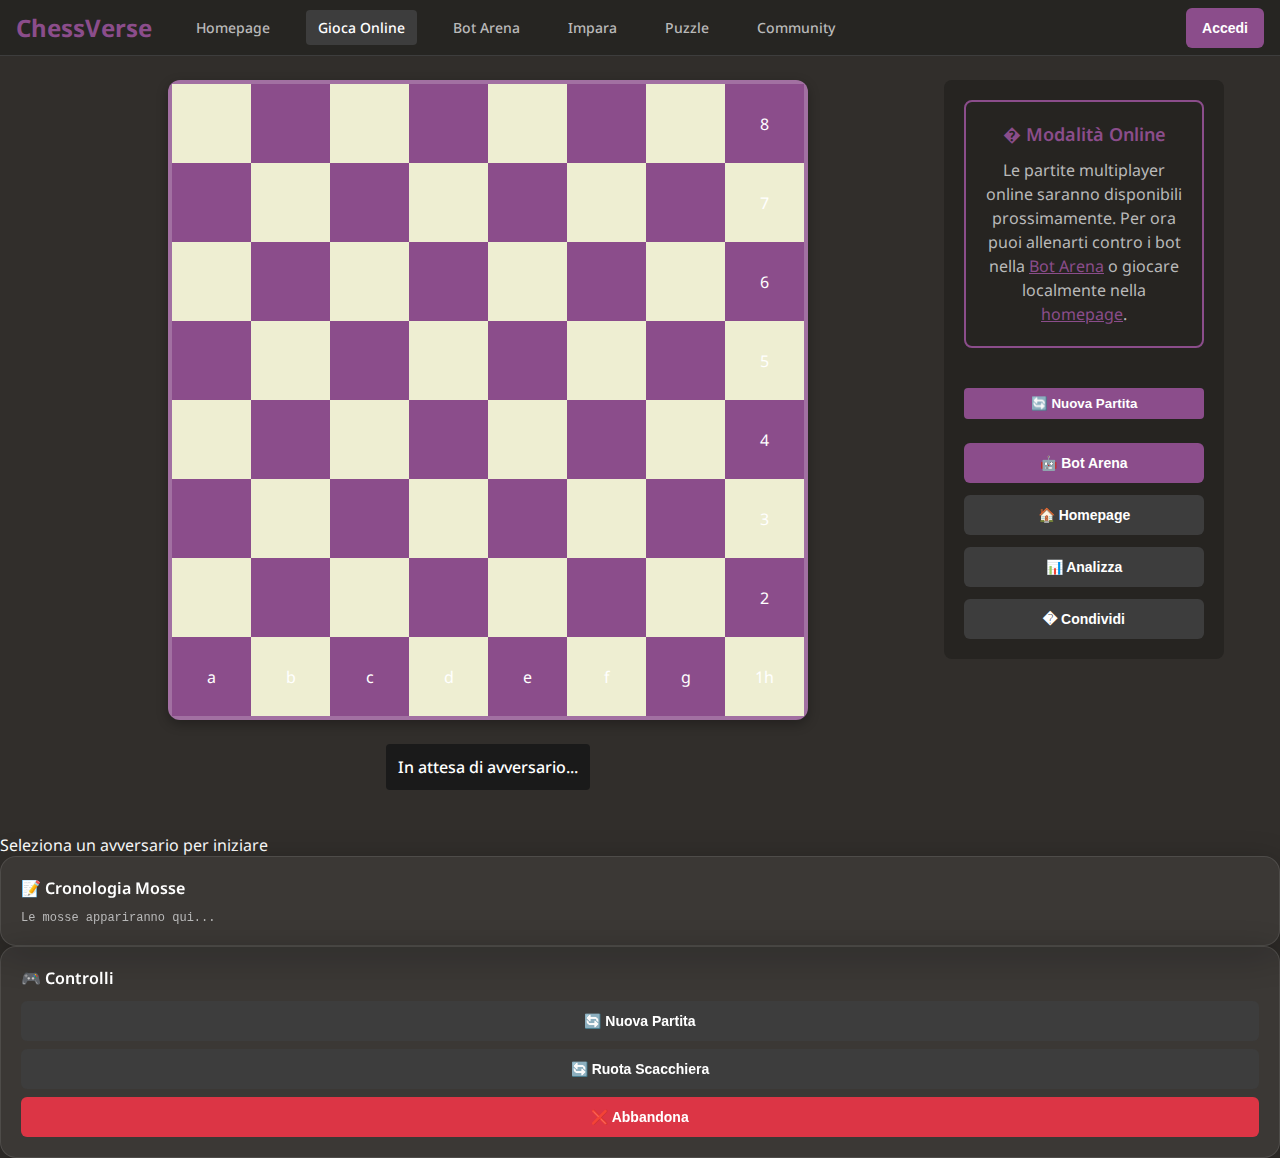
<file: src/main/resources/templates/play_old.html>
<!DOCTYPE html>
<html lang="it">
<head>
    <meta charset="UTF-8">
    <title>ChessVerse - Play Online</title>
    <link href="https://fonts.googleapis.com/css2?family=Noto+Sans:wght@400;500;600;700&display=swap" rel="stylesheet">
    <style>
        * {
            margin: 0;
            padding: 0;
            box-sizing: border-box;
        }
        
        body {
            font-family: 'Noto Sans', -apple-system, BlinkMacSystemFont, sans-serif;
            background: #312e2b;
            color: #ffffff;
            overflow-x: hidden;
        }
        
        .header {
            background: #262522;
            border-bottom: 1px solid #3d3d3d;
            padding: 0;
            height: 56px;
            display: flex;
            align-items: center;
            justify-content: space-between;
            position: sticky;
            top: 0;
            z-index: 100;
        }
        
        .header-left {
            display: flex;
            align-items: center;
            gap: 32px;
            padding-left: 16px;
        }
        
        .logo {
            font-size: 24px;
            font-weight: 700;
            color: #8b4d8b;
            text-decoration: none;
        }
        
        .nav-links {
            display: flex;
            gap: 24px;
        }
        
        .nav-links a {
            color: #b9b9b9;
            text-decoration: none;
            font-weight: 500;
            font-size: 14px;
            padding: 8px 12px;
            border-radius: 4px;
            transition: all 0.2s;
        }
        
        .nav-links a:hover {
            color: #ffffff;
            background: #3d3d3d;
        }
        
        .header-right {
            padding-right: 16px;
        }

        .main-container {
            max-width: 1200px;
            margin: 0 auto;
            padding: 24px 16px;
            display: flex;
            gap: 24px;
        }
        
        .game-area {
            flex: 1;
            display: flex;
            flex-direction: column;
            align-items: center;
        }
        
        .board-container {
            position: relative;
            margin-bottom: 24px;
        }

        .chessboard {
            width: 640px;
            height: 640px;
            border: 4px solid rgba(255, 255, 255, 0.2);
            border-radius: 12px;
            display: grid;
            grid-template-columns: repeat(8, 1fr);
            grid-template-rows: repeat(8, 1fr);
            background: #8b4d8b;
            box-shadow: 0 4px 12px rgba(0, 0, 0, 0.3);
        }

        .square {
            position: relative;
            display: flex;
            align-items: center;
            justify-content: center;
            cursor: pointer;
            user-select: none;
        }
        
        .square.light {
            background: #eeeed2;
        }
        
        .square.dark {
            background: #8b4d8b;
        }
        
        .square.highlight {
            background: #f7f769 !important;
        }
        
        .square.possible-move {
            background: rgba(255, 255, 0, 0.3) !important;
        }
        
        .square.selected {
            background: #f7f769 !important;
            box-shadow: inset 0 0 0 3px #f7f769;
        }

        .piece {
            width: 85%;
            height: 85%;
            background-size: contain;
            background-repeat: no-repeat;
            background-position: center;
            cursor: grab;
            transition: transform 0.1s;
            z-index: 10;
        }
        
        .piece:hover {
            transform: scale(1.1);
        }
        
        .piece.dragging {
            cursor: grabbing;
            transform: scale(1.2);
            z-index: 1000;
            pointer-events: none;
        }
        
        /* Pezzi bianchi */
        .piece.white.king { 
            background-image: url("data:image/svg+xml,%3csvg xmlns='http://www.w3.org/2000/svg' viewBox='0 0 45 45'%3e%3cg fill='%23fff' fill-rule='evenodd' stroke='%23000' stroke-width='1.5' stroke-linecap='round' stroke-linejoin='round'%3e%3cpath d='M22.5 11.63V6'/%3e%3cpath d='M20 8h5' stroke-linecap='butt'/%3e%3cpath d='M22.5 25s4.5-7.5 3-10.5c0 0-1-2.5-3-2.5s-3 2.5-3 2.5c-1.5 3 3 10.5 3 10.5' fill='%23fff' stroke-linecap='butt' stroke-linejoin='miter'/%3e%3cpath d='M11.5 37c5.5 3.5 15.5 3.5 21 0v-7s9-4.5 6-10.5c-4-6.5-13.5-3.5-16 4V27v-3.5c-3.5-7.5-13-10.5-16-4-3 6 5 10 5 10V37z' fill='%23fff'/%3e%3cpath d='M11.5 30c5.5-3 15.5-3 21 0m-21 3.5c5.5-3 15.5-3 21 0m-21 3.5c5.5-3 15.5-3 21 0' stroke='%23000'/%3e%3c/g%3e%3c/svg%3e");
        }
        .piece.white.queen { background-image: url("data:image/svg+xml,%3csvg xmlns='http://www.w3.org/2000/svg' viewBox='0 0 45 45'%3e%3cg fill='%23fff' fill-rule='evenodd' stroke='%23000' stroke-width='1.5' stroke-linecap='round' stroke-linejoin='round'%3e%3cpath d='M8 12a2 2 0 1 1-4 0 2 2 0 1 1 4 0zM24.5 7.5a2 2 0 1 1-4 0 2 2 0 1 1 4 0zM41 12a2 2 0 1 1-4 0 2 2 0 1 1 4 0zM16 8.5a2 2 0 1 1-4 0 2 2 0 1 1 4 0zM33 9a2 2 0 1 1-4 0 2 2 0 1 1 4 0z'/%3e%3cpath d='M9 26c8.5-1.5 21-1.5 27 0l2-12-7 11V11l-5.5 13.5-3-15-3 15-5.5-13.5V25L7 14l2 12z' stroke-linecap='butt'/%3e%3cpath d='M9 26c0 2 1.5 2 2.5 4 1 1.5 1 1 .5 3.5-1.5 1-1.5 2.5-1.5 2.5-1.5 1.5.5 2.5.5 2.5 6.5 1 16.5 1 23 0 0 0 1.5-1 0-2.5 0 0 .5-1.5-1-2.5-.5-2.5-.5-2 .5-3.5 1-2 2.5-2 2.5-4-8.5-1.5-18.5-1.5-27 0z' stroke-linecap='butt'/%3e%3cpath d='M11.5 30c3.5-1 18.5-1 22 0M12 33.5c6-1 15-1 21 0' fill='none'/%3e%3c/g%3e%3c/svg%3e"); }
        .piece.white.rook { background-image: url("data:image/svg+xml,%3csvg xmlns='http://www.w3.org/2000/svg' viewBox='0 0 45 45'%3e%3cg fill='%23fff' fill-rule='evenodd' stroke='%23000' stroke-width='1.5' stroke-linecap='round' stroke-linejoin='round'%3e%3cpath d='M9 39h27v-3H9v3zM12 36v-4h21v4H12zM11 14V9h4v2h5V9h5v2h5V9h4v5' stroke-linecap='butt'/%3e%3cpath d='M34 14l-3 3H14l-3-3'/%3e%3cpath d='M31 17v12.5H14V17' stroke-linecap='butt' stroke-linejoin='miter'/%3e%3cpath d='M31 29.5l1.5 2.5h-20l1.5-2.5'/%3e%3cpath d='M11 14h23' fill='none' stroke-linejoin='miter'/%3e%3c/g%3e%3c/svg%3e"); }
        .piece.white.bishop { background-image: url("data:image/svg+xml,%3csvg xmlns='http://www.w3.org/2000/svg' viewBox='0 0 45 45'%3e%3cg fill='none' fill-rule='evenodd' stroke='%23000' stroke-width='1.5' stroke-linecap='round' stroke-linejoin='round'%3e%3cg fill='%23fff' stroke-linecap='butt'%3e%3cpath d='M9 36c3.39-.97 10.11.43 13.5-2 3.39 2.43 10.11 1.03 13.5 2 0 0 1.65.54 3 2-.68.97-1.65.99-3 .5-3.39-.97-10.11.46-13.5-1-3.39 1.46-10.11.03-13.5 1-1.354.49-2.323.47-3-.5 1.354-1.94 3-2 3-2zM15 32c2.5 2.5 12.5 2.5 15 0 .5-1.5 0-2 0-2 0-2.5-2.5-4-2.5-4 5.5-1.5 6-11.5-5-15.5-11 4-10.5 14-5 15.5 0 0-2.5 1.5-2.5 4 0 0-.5.5 0 2zM25 8a2.5 2.5 0 1 1-5 0 2.5 2.5 0 1 1 5 0z'/%3e%3c/g%3e%3cpath d='M17.5 26h10M15 30h15m-7.5-14.5v5M20 18h5' stroke-linejoin='miter'/%3e%3c/g%3e%3c/svg%3e"); }
        .piece.white.knight { background-image: url("data:image/svg+xml,%3csvg xmlns='http://www.w3.org/2000/svg' viewBox='0 0 45 45'%3e%3cg fill='none' fill-rule='evenodd' stroke='%23000' stroke-width='1.5' stroke-linecap='round' stroke-linejoin='round'%3e%3cpath d='M22 10c10.5 1 16.5 8 16 29H15c0-9 10-6.5 8-21' fill='%23fff'/%3e%3cpath d='M24 18c.38 2.91-5.55 7.37-8 9-3 2-2.82 4.34-5 4-1.042-.94 1.41-3.04 0-3-1 0 .19 1.23-1 2-1 0-4.003 1-4-4 0-2 6-12 6-12s1.89-1.9 2-3.5c-.73-.994-.5-2-.5-3 1-1 3 2.5 3 2.5h2s.78-1.992 2.5-3c1 0 1 3 1 3' fill='%23fff'/%3e%3cpath d='M9.5 25.5a.5.5 0 1 1-1 0 .5.5 0 1 1 1 0zM14.933 15.75a.5 1.5 30 1 1-.866-.5.5 1.5 30 1 1 .866.5z' fill='%23000'/%3e%3c/g%3e%3c/svg%3e"); }
        .piece.white.pawn { background-image: url("data:image/svg+xml,%3csvg xmlns='http://www.w3.org/2000/svg' viewBox='0 0 45 45'%3e%3cpath d='M22.5 9c-2.21 0-4 1.79-4 4 0 .89.29 1.71.78 2.38C17.33 16.5 16 18.59 16 21c0 2.03.94 3.84 2.41 5.03-3 1.06-7.41 5.55-7.41 13.47h23c0-7.92-4.41-12.41-7.41-13.47 1.47-1.19 2.41-3 2.41-5.03 0-2.41-1.33-4.5-3.28-5.62.49-.67.78-1.49.78-2.38 0-2.21-1.79-4-4-4z' fill='%23fff' stroke='%23000' stroke-width='1.5' stroke-linecap='round'/%3e%3c/svg%3e"); }
        
        /* Pezzi neri */
        .piece.black.king { 
            background-image: url("data:image/svg+xml,%3csvg xmlns='http://www.w3.org/2000/svg' viewBox='0 0 45 45'%3e%3cg fill='%23000' fill-rule='evenodd' stroke='%23000' stroke-width='1.5' stroke-linecap='round' stroke-linejoin='round'%3e%3cpath d='M22.5 11.63V6' stroke='%23000'/%3e%3cpath d='M22.5 25s4.5-7.5 3-10.5c0 0-1-2.5-3-2.5s-3 2.5-3 2.5c-1.5 3 3 10.5 3 10.5' fill='%23000' stroke-linecap='butt' stroke-linejoin='miter'/%3e%3cpath d='M11.5 37c5.5 3.5 15.5 3.5 21 0v-7s9-4.5 6-10.5c-4-6.5-13.5-3.5-16 4V27v-3.5c-3.5-7.5-13-10.5-16-4-3 6 5 10 5 10V37z' fill='%23000'/%3e%3cpath d='M20 8h5' stroke='%23000' stroke-linecap='butt'/%3e%3cpath d='M32 29.5s8.5-4 6.03-9.65C34.15 14 25 18 22.5 24.5l.01 2.1-.01-2.1C20 18 9.906 14 6.997 19.85c-2.497 5.65 4.853 9 6.853 9.65' stroke='%23fff'/%3e%3cpath d='M11.5 30c5.5-3 15.5-3 21 0m-21 3.5c5.5-3 15.5-3 21 0m-21 3.5c5.5-3 15.5-3 21 0' stroke='%23fff'/%3e%3c/g%3e%3c/svg%3e");
        }
        .piece.black.queen { background-image: url("data:image/svg+xml,%3csvg xmlns='http://www.w3.org/2000/svg' viewBox='0 0 45 45'%3e%3cg fill='%23000' fill-rule='evenodd' stroke='%23000' stroke-width='1.5' stroke-linecap='round' stroke-linejoin='round'%3e%3cpath d='M8 12a2 2 0 1 1-4 0 2 2 0 1 1 4 0zM24.5 7.5a2 2 0 1 1-4 0 2 2 0 1 1 4 0zM41 12a2 2 0 1 1-4 0 2 2 0 1 1 4 0zM16 8.5a2 2 0 1 1-4 0 2 2 0 1 1 4 0zM33 9a2 2 0 1 1-4 0 2 2 0 1 1 4 0z'/%3e%3cpath d='M9 26c8.5-1.5 21-1.5 27 0l2-12-7 11V11l-5.5 13.5-3-15-3 15-5.5-13.5V25L7 14l2 12z' stroke-linecap='butt'/%3e%3cpath d='M9 26c0 2 1.5 2 2.5 4 1 1.5 1 1 .5 3.5-1.5 1-1.5 2.5-1.5 2.5-1.5 1.5.5 2.5.5 2.5 6.5 1 16.5 1 23 0 0 0 1.5-1 0-2.5 0 0 .5-1.5-1-2.5-.5-2.5-.5-2 .5-3.5 1-2 2.5-2 2.5-4-8.5-1.5-18.5-1.5-27 0z' stroke-linecap='butt'/%3e%3cpath d='M11.5 30c3.5-1 18.5-1 22 0M12 33.5c6-1 15-1 21 0' fill='none' stroke='%23fff'/%3e%3c/g%3e%3c/svg%3e"); }
        .piece.black.rook { background-image: url("data:image/svg+xml,%3csvg xmlns='http://www.w3.org/2000/svg' viewBox='0 0 45 45'%3e%3cg fill='%23000' fill-rule='evenodd' stroke='%23000' stroke-width='1.5' stroke-linecap='round' stroke-linejoin='round'%3e%3cpath d='M9 39h27v-3H9v3zM12.5 32l1.5-2.5h17l1.5 2.5h-20zM12 36v-4h21v4H12z' stroke-linecap='butt'/%3e%3cpath d='M14 29.5v-13h17v13H14z' stroke-linecap='butt' stroke-linejoin='miter'/%3e%3cpath d='M14 16.5L11 14h23l-3 2.5H14zM11 14V9h4v2h5V9h5v2h5V9h4v5H11z' stroke-linecap='butt'/%3e%3cpath d='M12 35.5h21M13 31.5h19M14 29.5h17M14 16.5h17M11 14h23' fill='none' stroke='%23fff' stroke-width='1' stroke-linejoin='miter'/%3e%3c/g%3e%3c/svg%3e"); }
        .piece.black.bishop { background-image: url("data:image/svg+xml,%3csvg xmlns='http://www.w3.org/2000/svg' viewBox='0 0 45 45'%3e%3cg fill='none' fill-rule='evenodd' stroke='%23000' stroke-width='1.5' stroke-linecap='round' stroke-linejoin='round'%3e%3cg fill='%23000' stroke-linecap='butt'%3e%3cpath d='M9 36c3.39-.97 10.11.43 13.5-2 3.39 2.43 10.11 1.03 13.5 2 0 0 1.65.54 3 2-.68.97-1.65.99-3 .5-3.39-.97-10.11.46-13.5-1-3.39 1.46-10.11.03-13.5 1-1.354.49-2.323.47-3-.5 1.354-1.94 3-2 3-2zM15 32c2.5 2.5 12.5 2.5 15 0 .5-1.5 0-2 0-2 0-2.5-2.5-4-2.5-4 5.5-1.5 6-11.5-5-15.5-11 4-10.5 14-5 15.5 0 0-2.5 1.5-2.5 4 0 0-.5.5 0 2zM25 8a2.5 2.5 0 1 1-5 0 2.5 2.5 0 1 1 5 0z'/%3e%3c/g%3e%3cpath d='M17.5 26h10M15 30h15m-7.5-14.5v5M20 18h5' stroke='%23fff' stroke-linejoin='miter'/%3e%3c/g%3e%3c/svg%3e"); }
        .piece.black.knight { background-image: url("data:image/svg+xml,%3csvg xmlns='http://www.w3.org/2000/svg' viewBox='0 0 45 45'%3e%3cg fill='none' fill-rule='evenodd' stroke='%23000' stroke-width='1.5' stroke-linecap='round' stroke-linejoin='round'%3e%3cpath d='M22 10c10.5 1 16.5 8 16 29H15c0-9 10-6.5 8-21' fill='%23000'/%3e%3cpath d='M24 18c.38 2.91-5.55 7.37-8 9-3 2-2.82 4.34-5 4-1.042-.94 1.41-3.04 0-3-1 0 .19 1.23-1 2-1 0-4.003 1-4-4 0-2 6-12 6-12s1.89-1.9 2-3.5c-.73-.994-.5-2-.5-3 1-1 3 2.5 3 2.5h2s.78-1.992 2.5-3c1 0 1 3 1 3' fill='%23000'/%3e%3cpath d='M9.5 25.5a.5.5 0 1 1-1 0 .5.5 0 1 1 1 0zM14.933 15.75a.5 1.5 30 1 1-.866-.5.5 1.5 30 1 1 .866.5z' fill='%23fff' stroke='%23fff'/%3e%3cpath d='M24.55 10.4l-.45 1.45.5.15c3.15 1 5.65 2.49 7.9 6.75S35.75 29.06 35.25 39l-.05.5h2.25l.05-.5c.5-10.06-.88-16.85-3.25-21.34-2.37-4.49-5.79-6.64-9.19-7.16l-.51-.1z' fill='%23fff' stroke='none'/%3e%3c/g%3e%3c/svg%3e"); }
        .piece.black.pawn { background-image: url("data:image/svg+xml,%3csvg xmlns='http://www.w3.org/2000/svg' viewBox='0 0 45 45'%3e%3cpath d='M22.5 9c-2.21 0-4 1.79-4 4 0 .89.29 1.71.78 2.38C17.33 16.5 16 18.59 16 21c0 2.03.94 3.84 2.41 5.03-3 1.06-7.41 5.55-7.41 13.47h23c0-7.92-4.41-12.41-7.41-13.47 1.47-1.19 2.41-3 2.41-5.03 0-2.41-1.33-4.5-3.28-5.62.49-.67.78-1.49.78-2.38 0-2.21-1.79-4-4-4z' fill='%23000' stroke='%23000' stroke-width='1.5' stroke-linecap='round'/%3e%3c/svg%3e"); }

        .sidebar {
            width: 320px;
            display: flex;
            flex-direction: column;
            gap: 20px;
        }

        .panel {
            background: rgba(255, 255, 255, 0.05);
            backdrop-filter: blur(10px);
            border-radius: 16px;
            padding: 20px;
            border: 1px solid rgba(255, 255, 255, 0.1);
            box-shadow: 0 8px 32px rgba(0, 0, 0, 0.3);
        }

        .panel h3 {
            color: #ffffff;
            margin-bottom: 12px;
            font-size: 16px;
            font-weight: 600;
        }

        .player-info {
            display: flex;
            justify-content: space-between;
            align-items: center;
            padding: 10px 0;
            border-bottom: 1px solid #3d3d3d;
        }

        .player-info:last-child {
            border-bottom: none;
        }

        .player-name {
            font-weight: 600;
            color: #ffffff;
        }

        .player-time {
            color: #b5b5b5;
            font-family: monospace;
        }

        .current-turn {
            background: #f0d9b5;
            color: #2a2a2a;
            border-radius: 4px;
            padding: 4px 8px;
            font-size: 12px;
            font-weight: 600;
        }

        .moves-panel {
            background: #1e1e1e;
            border-radius: 8px;
            padding: 16px;
            flex: 1;
            overflow: hidden;
        }

        .moves-panel h3 {
            color: #f0d9b5;
            margin-bottom: 12px;
            font-size: 16px;
        }

        .moves-list {
            height: 200px;
            overflow-y: auto;
            font-family: monospace;
            font-size: 14px;
            line-height: 1.4;
            color: #b5b5b5;
        }

        .controls {
            display: flex;
            gap: 10px;
            flex-wrap: wrap;
        }

        .btn {
            padding: 10px 16px;
            border: none;
            border-radius: 6px;
            font-weight: 600;
            cursor: pointer;
            transition: all 0.2s;
            font-size: 14px;
        }

        .btn-primary {
            background: #81b64c;
            color: white;
        }

        .btn-primary:hover {
            background: #7aa23d;
            transform: translateY(-1px);
        }

        .btn-secondary {
            background: #4a4a4a;
            color: white;
        }

        .btn-secondary:hover {
            background: #5a5a5a;
            transform: translateY(-1px);
        }

        .btn-danger {
            background: #dc3545;
            color: white;
        }

        .btn-danger:hover {
            background: #c82333;
            transform: translateY(-1px);
        }

        .status-message {
            text-align: center;
            padding: 12px;
            border-radius: 6px;
            font-weight: 600;
            margin-bottom: 16px;
        }

        .status-info {
            background: rgba(13, 110, 253, 0.1);
            color: #6ea8fe;
            border: 1px solid rgba(13, 110, 253, 0.2);
        }

        .status-success {
            background: rgba(25, 135, 84, 0.1);
            color: #75b798;
            border: 1px solid rgba(25, 135, 84, 0.2);
        }

        .status-warning {
            background: rgba(255, 193, 7, 0.1);
            color: #ffda6a;
            border: 1px solid rgba(255, 193, 7, 0.2);
        }

        .status-error {
            background: rgba(220, 53, 69, 0.1);
            color: #ea868f;
            border: 1px solid rgba(220, 53, 69, 0.2);
        }

        /* Responsive Design */
        @media (max-width: 1200px) {
            .main-container {
                flex-direction: column;
                padding: 15px;
            }
            
            .sidebar {
                width: 100%;
                order: -1;
            }
            
            .chessboard {
                width: 480px;
                height: 480px;
            }
            
            .piece {
                width: 50px;
                height: 50px;
                font-size: 45px;
            }
        }

        /* Bottoni */
        .btn {
            padding: 8px 16px;
            border: none;
            border-radius: 4px;
            font-weight: 600;
            cursor: pointer;
            transition: all 0.2s;
            font-size: 14px;
        }

        .btn-primary {
            background: #8b4d8b;
            color: white;
        }

        .btn-primary:hover {
            background: #7a427a;
            transform: translateY(-1px);
        }

        .btn-secondary {
            background: #4a4a4a;
            color: white;
        }

        .btn-secondary:hover {
            background: #5a5a5a;
            transform: translateY(-1px);
        }

        .btn-danger {
            background: #dc3545;
            color: white;
        }

        .btn-danger:hover {
            background: #c82333;
            transform: translateY(-1px);
        }

        /* Responsive Design */
        @media (max-width: 1200px) {
            .main-container {
                flex-direction: column;
                padding: 15px;
            }
            
            .sidebar {
                width: 100%;
                order: -1;
            }
            
            .chessboard {
                width: 480px;
                height: 480px;
            }
        }

        .sidebar {
            width: 280px;
            background: #262421;
            border-radius: 8px;
            padding: 20px;
            height: fit-content;
        }
        
        .sidebar h3 {
            color: #ffffff;
            font-size: 16px;
            font-weight: 600;
            margin-bottom: 16px;
        }
        
        .online-notice {
            background: #262421;
            border: 2px solid #8b4d8b;
            border-radius: 8px;
            padding: 20px;
            margin-bottom: 20px;
            text-align: center;
        }
        
        .online-notice h3 {
            color: #8b4d8b;
            margin: 0 0 12px 0;
            font-size: 18px;
        }
        
        .online-notice p {
            color: #b9b9b9;
            margin: 0;
            line-height: 1.5;
        }
        
        .controls {
            display: flex;
            flex-direction: column;
            gap: 12px;
        }
        
        .btn {
            padding: 12px 16px;
            border: none;
            border-radius: 6px;
            font-weight: 600;
            cursor: pointer;
            transition: all 0.2s;
        }
        
        .btn-primary {
            background: #8b4d8b;
            color: #ffffff;
        }
        
        .btn-primary:hover {
            background: #7a427a;
        }
        
        .btn-secondary {
            background: #3d3d3d;
            color: #ffffff;
        }
        
        .btn-secondary:hover {
            background: #4a4a4a;
        }
        
        .game-status {
            text-align: center;
            padding: 12px;
            background: #1a1a1a;
            border-radius: 4px;
            color: #ffffff;
            font-weight: 500;
            margin-bottom: 20px;
        }
        
        .new-game-btn {
            background: #8b4d8b;
            color: white;
            border: none;
            padding: 8px 16px;
            border-radius: 4px;
            font-weight: 600;
            cursor: pointer;
            transition: background 0.2s;
            margin-bottom: 12px;
        }
        
        .new-game-btn:hover {
            background: #7a427a;
        }

        @media (max-width: 768px) {
            .header-left {
                gap: 16px;
            }
            
            .nav-links {
                gap: 12px;
            }
            
            .nav-links a {
                padding: 6px 10px;
                font-size: 13px;
            }
            
            .chessboard {
                width: 360px;
                height: 360px;
            }
        }
    </style>
</head>
<body>
    <header class="header">
        <div class="header-left">
            <a href="/" class="logo">ChessVerse</a>
            <nav class="nav-links">
                <a href="/">Homepage</a>
                <a href="/play" style="color: #ffffff; background: #3d3d3d;">Gioca Online</a>
                <a href="/bot">Bot Arena</a>
                <a href="#">Impara</a>
                <a href="#">Puzzle</a>
                <a href="#">Community</a>
            </nav>
        </div>
        <div class="header-right">
            <button class="btn btn-primary">Accedi</button>
        </div>
    </header>

    <div class="main-container">
        <div class="game-area">
            <div class="board-container">
                <div class="chessboard" id="chessboard"></div>
            </div>
            <div class="game-status" id="game-status">In attesa di avversario...</div>
        </div>

        <div class="sidebar">
            <div class="online-notice">
                <h3>� Modalità Online</h3>
                <p>Le partite multiplayer online saranno disponibili prossimamente. Per ora puoi allenarti contro i bot nella <a href="/bot" style="color: #8b4d8b;">Bot Arena</a> o giocare localmente nella <a href="/" style="color: #8b4d8b;">homepage</a>.</p>
            </div>
            
            <div class="controls">
                <button class="new-game-btn" onclick="resetGame()">🔄 Nuova Partita</button>
                <button class="btn btn-primary" onclick="window.location.href='/bot'">🤖 Bot Arena</button>
                <button class="btn btn-secondary" onclick="window.location.href='/'">🏠 Homepage</button>
                <button class="btn btn-secondary">📊 Analizza</button>
                <button class="btn btn-secondary">� Condividi</button>
            </div>
        </div>
    </div>
                    Seleziona un avversario per iniziare
                </div>
                <div id="currentTurn" style="font-weight: 600; color: #ffffff;">
                    <!-- Viene popolato dinamicamente -->
                </div>
            </div>

            <!-- Cronologia Mosse -->
            <div class="panel">
                <h3>📝 Cronologia Mosse</h3>
                <div id="movesList" style="font-family: monospace; font-size: 12px; color: #b9b9b9; max-height: 200px; overflow-y: auto;">
                    Le mosse appariranno qui...
                </div>
            </div>

            <!-- Controlli -->
            <div class="panel">
                <h3>🎮 Controlli</h3>
                <div style="display: flex; flex-direction: column; gap: 8px;">
                    <button class="btn btn-secondary" onclick="newGame()" style="width: 100%;">🔄 Nuova Partita</button>
                    <button class="btn btn-secondary" onclick="flipBoard()" style="width: 100%;">🔄 Ruota Scacchiera</button>
                    <button class="btn btn-danger" onclick="resign()" style="width: 100%;">❌ Abbandona</button>
                </div>
            </div>
        </div>
    </div>

    <script>
        // Stato iniziale della partita - modalità locale senza bot
        let gameState = {
            fen: "rnbqkbnr/pppppppp/8/8/8/8/PPPPPPPP/RNBQKBNR w KQkq - 0 1",
            turn: 'white',
            currentPlayer: 'white',
            selectedSquare: null,
            draggedPiece: null,
            possibleMoves: [],
            gameOver: false,
            winner: null,
            isPlayingBot: false,
            onlineMode: true
        };

        // Mappa FEN -> CSS classes
        const pieceMap = {
            'K': 'piece white king', 'Q': 'piece white queen', 'R': 'piece white rook',
            'B': 'piece white bishop', 'N': 'piece white knight', 'P': 'piece white pawn',
            'k': 'piece black king', 'q': 'piece black queen', 'r': 'piece black rook',
            'b': 'piece black bishop', 'n': 'piece black knight', 'p': 'piece black pawn'
        };

        function positionToSquare(row, col) {
            return String.fromCharCode(97 + col) + (8 - row);
        }

        function squareToPosition(square) {
            const col = square.charCodeAt(0) - 97;
            const row = 8 - parseInt(square[1]);
            return [row, col];
        }

        // Funzione per resettare la partita
        function resetGame() {
            gameState = {
                fen: 'rnbqkbnr/pppppppp/8/8/8/8/PPPPPPPP/RNBQKBNR w KQkq - 0 1',
                turn: 'white',
                currentPlayer: 'white',
                selectedSquare: null,
                draggedPiece: null,
                possibleMoves: [],
                gameOver: false,
                winner: null,
                isPlayingBot: false,
                onlineMode: true
            };
            renderBoard();
            updateGameStatus();
        }

        // Simboli dei pezzi
        const pieceSymbols = {
            'K': '♔', 'Q': '♕', 'R': '♖', 'B': '♗', 'N': '♘', 'P': '♙',
            'k': '♚', 'q': '♛', 'r': '♜', 'b': '♝', 'n': '♞', 'p': '♟'
        };

        // Inizializzazione
        document.addEventListener('DOMContentLoaded', function() {
            createBoard();
            updateBoard();
        });

        function createBoard() {
            const chessboard = document.getElementById('chessboard');
            chessboard.innerHTML = '';

            for (let row = 0; row < 8; row++) {
                for (let col = 0; col < 8; col++) {
                    const square = document.createElement('div');
                    square.classList.add('square');
                    
                    // Colore alternato
                    if ((row + col) % 2 === 0) {
                        square.classList.add('light');
                    } else {
                        square.classList.add('dark');
                    }

                    // Coordinate
                    const actualRow = gameState.isFlipped ? row : 7 - row;
                    const actualCol = gameState.isFlipped ? 7 - col : col;
                    const squareNotation = String.fromCharCode(97 + actualCol) + (actualRow + 1);
                    square.dataset.square = squareNotation;
                    square.dataset.row = actualRow;
                    square.dataset.col = actualCol;

                    // Aggiungi coordinate visibili
                    if (col === 7) { // Numeri di riga
                        const rankCoord = document.createElement('div');
                        rankCoord.classList.add('coordinates', 'coord-rank');
                        rankCoord.textContent = actualRow + 1;
                        square.appendChild(rankCoord);
                    }
                    if (row === 7) { // Lettere di colonna
                        const fileCoord = document.createElement('div');
                        fileCoord.classList.add('coordinates', 'coord-file');
                        fileCoord.textContent = String.fromCharCode(97 + actualCol);
                        square.appendChild(fileCoord);
                    }

                    square.addEventListener('click', () => squareClick(square));
                    chessboard.appendChild(square);
                }
            }
        }

        function updateBoard() {
            const squares = document.querySelectorAll('.square');
            
            squares.forEach(square => {
                const row = parseInt(square.dataset.row);
                const col = parseInt(square.dataset.col);
                const piece = gameState.board[row][col];
                
                // Rimuovi pezzo esistente
                const existingPiece = square.querySelector('.piece');
                if (existingPiece) {
                    square.removeChild(existingPiece);
                }
                
                // Aggiungi nuovo pezzo se presente
                if (piece !== '.') {
                    const pieceElement = document.createElement('div');
                    pieceElement.classList.add('piece');
                    pieceElement.textContent = pieceSymbols[piece];
                    
                    if (piece === piece.toUpperCase()) {
                        pieceElement.classList.add('white');
                    } else {
                        pieceElement.classList.add('black');
                    }
                    
                    square.appendChild(pieceElement);
                }
            });
        }

        function squareClick(square) {
            const squarePos = square.dataset.square;
            
            if (gameState.selectedSquare) {
                if (gameState.selectedSquare === squarePos) {
                    clearSelection();
                } else {
                    makeMove(gameState.selectedSquare, squarePos);
                }
            } else {
                const piece = square.querySelector('.piece');
                if (piece && isPieceOwned(piece, gameState.currentPlayer)) {
                    selectSquare(squarePos);
                }
            }
        }

        function isPieceOwned(pieceElement, player) {
            return pieceElement.classList.contains(player);
        }

        function selectSquare(square) {
            clearSelection();
            gameState.selectedSquare = square;
            
            const squareElement = document.querySelector(`[data-square="${square}"]`);
            if (squareElement) {
                squareElement.classList.add('selected');
                showPossibleMoves(square);
            }
        }

        function clearSelection() {
            document.querySelectorAll('.square').forEach(sq => {
                sq.classList.remove('selected', 'possible-move');
            });
            gameState.selectedSquare = null;
        }

        function showPossibleMoves(fromSquare) {
            // Placeholder - qui andrà la logica per mostrare le mosse possibili
            // Per ora mostra solo alcuni quadrati come esempio
        }

        function makeMove(from, to) {
            // Placeholder per la logica di movimento
            const fromCoords = squareToCoords(from);
            const toCoords = squareToCoords(to);
            
            const piece = gameState.board[fromCoords.row][fromCoords.col];
            
            if (piece !== '.') {
                // Muovi il pezzo
                gameState.board[toCoords.row][toCoords.col] = piece;
                gameState.board[fromCoords.row][fromCoords.col] = '.';
                
                // Aggiungi alla cronologia
                const moveNotation = `${from}-${to}`;
                gameState.moveHistory.push(moveNotation);
                
                // Cambia turno
                gameState.currentPlayer = gameState.currentPlayer === 'white' ? 'black' : 'white';
                
                updateBoard();
                updateMovesList();
                updateTurnIndicator();
                clearSelection();
                
                // Se è il turno del bot, fai la mossa del bot dopo un breve delay
                if (gameState.gameMode === 'bot' && gameState.currentPlayer !== gameState.playerColor) {
                    setTimeout(() => {
                        makeBotMove();
                    }, 500);
                }
            }
        }

        function squareToCoords(square) {
            const col = square.charCodeAt(0) - 97;
            const row = parseInt(square[1]) - 1;
            return { row, col };
        }

        function coordsToSquare(row, col) {
            return String.fromCharCode(97 + col) + (row + 1);
        }

        function updateMovesList() {
            const movesList = document.getElementById('movesList');
            if (gameState.moveHistory.length === 0) {
                movesList.innerHTML = '<div style="color: #666; font-style: italic;">Le mosse appariranno qui...</div>';
                return;
            }
            
            let movesHtml = '';
            for (let i = 0; i < gameState.moveHistory.length; i += 2) {
                const moveNum = Math.floor(i / 2) + 1;
                const whiteMove = gameState.moveHistory[i];
                const blackMove = gameState.moveHistory[i + 1] || '';
                
                movesHtml += `<div>${moveNum}. ${whiteMove} ${blackMove}</div>`;
            }
            
            movesList.innerHTML = movesHtml;
            movesList.scrollTop = movesList.scrollHeight;
        }

        function updateTurnIndicator() {
            const indicator = document.getElementById('turnIndicator');
            const statusMessage = document.getElementById('statusMessage');
            
            const currentPlayerName = gameState.currentPlayer === 'white' ? 'Bianco' : 'Nero';
            indicator.textContent = `Turno del ${currentPlayerName}`;
            statusMessage.textContent = `Partita in corso - È il turno del ${currentPlayerName}`;
        }

        function newGame() {
            // Reset dello stato del gioco
            gameState.board = [
                ['r', 'n', 'b', 'q', 'k', 'b', 'n', 'r'],
                ['p', 'p', 'p', 'p', 'p', 'p', 'p', 'p'],
                ['.', '.', '.', '.', '.', '.', '.', '.'],
                ['.', '.', '.', '.', '.', '.', '.', '.'],
                ['.', '.', '.', '.', '.', '.', '.', '.'],
                ['.', '.', '.', '.', '.', '.', '.', '.'],
                ['P', 'P', 'P', 'P', 'P', 'P', 'P', 'P'],
                ['R', 'N', 'B', 'Q', 'K', 'B', 'N', 'R']
            ];
            gameState.currentPlayer = 'white';
            gameState.selectedSquare = null;
            gameState.moveHistory = [];
            gameState.gameStatus = 'playing';
            
            updateBoard();
            updateMovesList();
            updateTurnIndicator();
            clearSelection();
        }

        function flipBoard() {
            gameState.isFlipped = !gameState.isFlipped;
            createBoard();
            updateBoard();
        }

        function resign() {
            const currentPlayerName = gameState.currentPlayer === 'white' ? 'Bianco' : 'Nero';
            const winner = gameState.currentPlayer === 'white' ? 'Nero' : 'Bianco';
            
            if (confirm(`Sei sicuro di voler abbandonare? ${winner} vincerà la partita.`)) {
                gameState.gameStatus = 'resigned';
                
                const statusMessage = document.getElementById('statusMessage');
                statusMessage.className = 'status-message status-success';
                statusMessage.textContent = `${winner} vince per abbandono!`;
            }
        }

        // Gestione selezione bot
        function toggleOpponentOptions() {
            const gameMode = document.getElementById('gameMode').value;
            const botOptions = document.getElementById('botOptions');
            
            if (gameMode === 'bot') {
                botOptions.style.display = 'block';
                updateBotLevel();
            } else {
                botOptions.style.display = 'none';
            }
        }

        function updateBotLevel() {
            const botType = document.getElementById('botType').value;
            const stockfishLevel = document.getElementById('stockfishLevel');
            
            if (botType === 'stockfish') {
                stockfishLevel.style.display = 'block';
                updateStockfishInfo();
            } else {
                stockfishLevel.style.display = 'none';
            }
        }

        function updateStockfishInfo() {
            const level = parseInt(document.getElementById('levelSelect').value);
            const info = document.getElementById('stockfishInfo');
            
            const levelInfos = {
                1: "Livello 1: Ideale per principianti, gioca con errori intenzionali.",
                2: "Livello 2: Principiante con miglioramenti graduali.",
                3: "Livello 3: Tattica di base, buono per imparare.",
                4: "Livello 4: Principiante avanzato, combinazioni semplici.",
                5: "Livello 5: Transizione verso intermedio.",
                6: "Livello 6: Intermedio - Tattica solida, pianificazione base.",
                7: "Livello 7: Intermedio - Combinazioni più complesse.",
                8: "Livello 8: Intermedio forte - Strategia migliorata.",
                9: "Livello 9: Intermedio avanzato - Posizionale solido.",
                10: "Livello 10: Quasi esperto - Tattica raffinata.",
                11: "Livello 11: Avanzato - Calcolo profondo, strategia complessa.",
                12: "Livello 12: Avanzato - Gioco posizionale superiore.",
                13: "Livello 13: Quasi maestro - Preparazione teorica forte.",
                14: "Livello 14: Livello maestro - Calcolo preciso, strategia profonda.",
                15: "Livello 15: 🔥 SUPER MAESTRO - Gioco quasi perfetto!",
                16: "Livello 16: 💀 KILLER ENGINE - Forza devastante, calcolo profondissimo!",
                17: "Livello 17: 👑 BEAST MODE - Potenza massima, preparazione teorica assoluta!"
            };
            
            info.textContent = levelInfos[level] || "Informazioni non disponibili.";
        }

        function startGame() {
            const gameMode = document.getElementById('gameMode').value;
            
            if (gameMode === 'bot') {
                const botType = document.getElementById('botType').value;
                let botLevel = null;
                
                if (botType === 'stockfish') {
                    botLevel = parseInt(document.getElementById('levelSelect').value);
                }
                
                // Imposta lo stato del gioco
                gameState.gameMode = 'bot';
                gameState.botType = botType;
                gameState.botLevel = botLevel;
                gameState.playerColor = 'white'; // Il giocatore è sempre bianco
                
                updateGameStatus();
                document.getElementById('opponentPanel').style.display = 'none';
                
            } else {
                gameState.gameMode = 'human';
                gameState.botType = null;
                gameState.botLevel = null;
                
                updateGameStatus();
                document.getElementById('opponentPanel').style.display = 'none';
            }
            
            // Reset del gioco
            newGame();
        }

        function updateGameStatus() {
            const gameStatus = document.getElementById('gameStatus');
            
            if (gameState.gameMode === 'bot') {
                if (gameState.botType === 'stockfish') {
                    gameStatus.textContent = `Partita contro Stockfish Livello ${gameState.botLevel}`;
                } else {
                    gameStatus.textContent = 'Partita contro Random Bot';
                }
            } else {
                gameStatus.textContent = 'Partita tra giocatori umani';
            }
        }

        // Funzione per fare la mossa del bot
        async function makeBotMove() {
            if (gameState.gameMode !== 'bot' || gameState.currentPlayer === gameState.playerColor) {
                return;
            }
            
            try {
                // Converti lo stato della scacchiera in FEN
                const fen = boardToFEN();
                
                const response = await fetch('/api/bot-move', {
                    method: 'POST',
                    headers: {
                        'Content-Type': 'application/json',
                    },
                    body: JSON.stringify({
                        fen: fen,
                        botType: gameState.botType,
                        level: gameState.botLevel
                    })
                });
                
                if (response.ok) {
                    const data = await response.json();
                    if (data.move) {
                        // Esegui la mossa del bot
                        const fromSquare = data.move.substring(0, 2);
                        const toSquare = data.move.substring(2, 4);
                        makeMove(fromSquare, toSquare);
                    }
                }
            } catch (error) {
                console.error('Errore nella mossa del bot:', error);
            }
        }

        // Funzione placeholder per convertire la board in FEN
        function boardToFEN() {
            // Implementazione semplificata - restituisce FEN iniziale per ora
            return 'rnbqkbnr/pppppppp/8/8/8/8/PPPPPPPP/RNBQKBNR w KQkq - 0 1';
        }

        // URL Parameters per bot games (compatibilità con Bot Arena)
        const urlParams = new URLSearchParams(window.location.search);
        if (urlParams.get('bot')) {
            const botType = urlParams.get('bot');
            const level = urlParams.get('level');
            
            // Inizializza automaticamente il bot
            if (botType === 'stockfish' && level) {
                document.getElementById('gameMode').value = 'bot';
                document.getElementById('botType').value = 'stockfish';
                document.getElementById('levelSelect').value = level;
                toggleOpponentOptions();
                startGame();
            }
        }
    </script>
</body>
</html>
</file>
